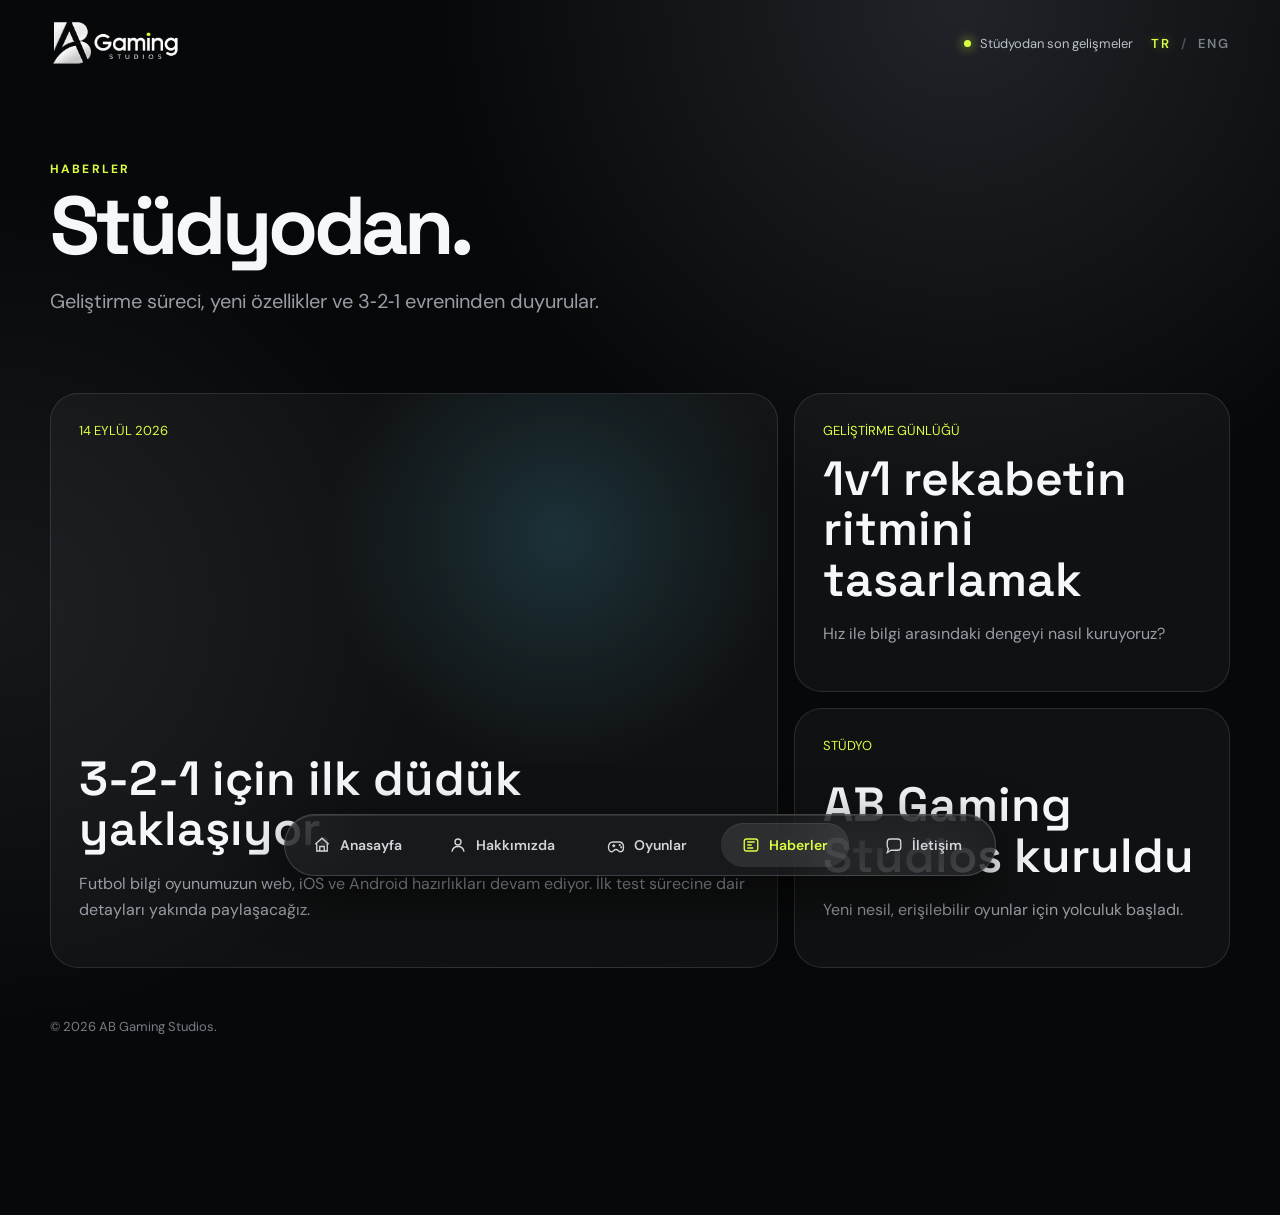
<file: haberler/index.html>
<!doctype html><html lang="tr"><head><meta charset="UTF-8"><meta name="viewport" content="width=device-width,initial-scale=1"><title>Haberler — AB Gaming Studios</title><meta name="description" content="AB Gaming Studios'tan son gelişmeler."><link rel="icon" href="../favicon.png?v=5"><link rel="stylesheet" href="../assets/styles.css?v=i18n1"></head><body data-page="news"><header class="top shell"><a class="brand" href="../"><img class="brand-logo" src="../assets/logo.png?v=6" alt="AB Gaming Studios"></a><div class="header-right"><span class="status" data-i18n="news_status">Stüdyodan son gelişmeler</span><div class="lang-switch" role="group" data-i18n-aria="lang_aria" aria-label="Dil seçimi"><button type="button" class="lang-btn is-active" data-lang="tr" aria-pressed="true">TR</button><span aria-hidden="true">/</span><button type="button" class="lang-btn" data-lang="en" aria-pressed="false">ENG</button></div></div></header><main class="shell"><section class="page-hero"><div class="eyebrow" data-i18n="news_eyebrow">Haberler</div><h1 class="page-title" data-i18n="news_h1">Stüdyodan.</h1><p data-i18n="news_p">Geliştirme süreci, yeni özellikler ve 3‑2‑1 evreninden duyurular.</p></section><section class="news-grid"><article class="news-card"><time data-i18n="news_t1">14 EYLÜL 2026</time><div><h2 data-i18n="news_h2_1">3‑2‑1 için ilk düdük yaklaşıyor.</h2><p class="muted" data-i18n="news_p1">Futbol bilgi oyunumuzun web, iOS ve Android hazırlıkları devam ediyor. İlk test sürecine dair detayları yakında paylaşacağız.</p></div></article><article class="news-card"><time data-i18n="news_t2">GELİŞTİRME GÜNLÜĞÜ</time><div><h2 data-i18n="news_h2_2">1v1 rekabetin ritmini tasarlamak</h2><p class="muted" data-i18n="news_p2">Hız ile bilgi arasındaki dengeyi nasıl kuruyoruz?</p></div></article><article class="news-card"><time data-i18n="news_t3">STÜDYO</time><div><h2 data-i18n="news_h2_3">AB Gaming Studios kuruldu</h2><p class="muted" data-i18n="news_p3">Yeni nesil, erişilebilir oyunlar için yolculuk başladı.</p></div></article></section></main><nav class="dock" id="dock" data-i18n-aria="dock_aria" aria-label="Ana menü"></nav><footer class="shell">© <span id="year"></span> <span data-i18n="footer_short">AB Gaming Studios.</span></footer><script src="../assets/site.js?v=i18n4"></script></body></html>
</file>
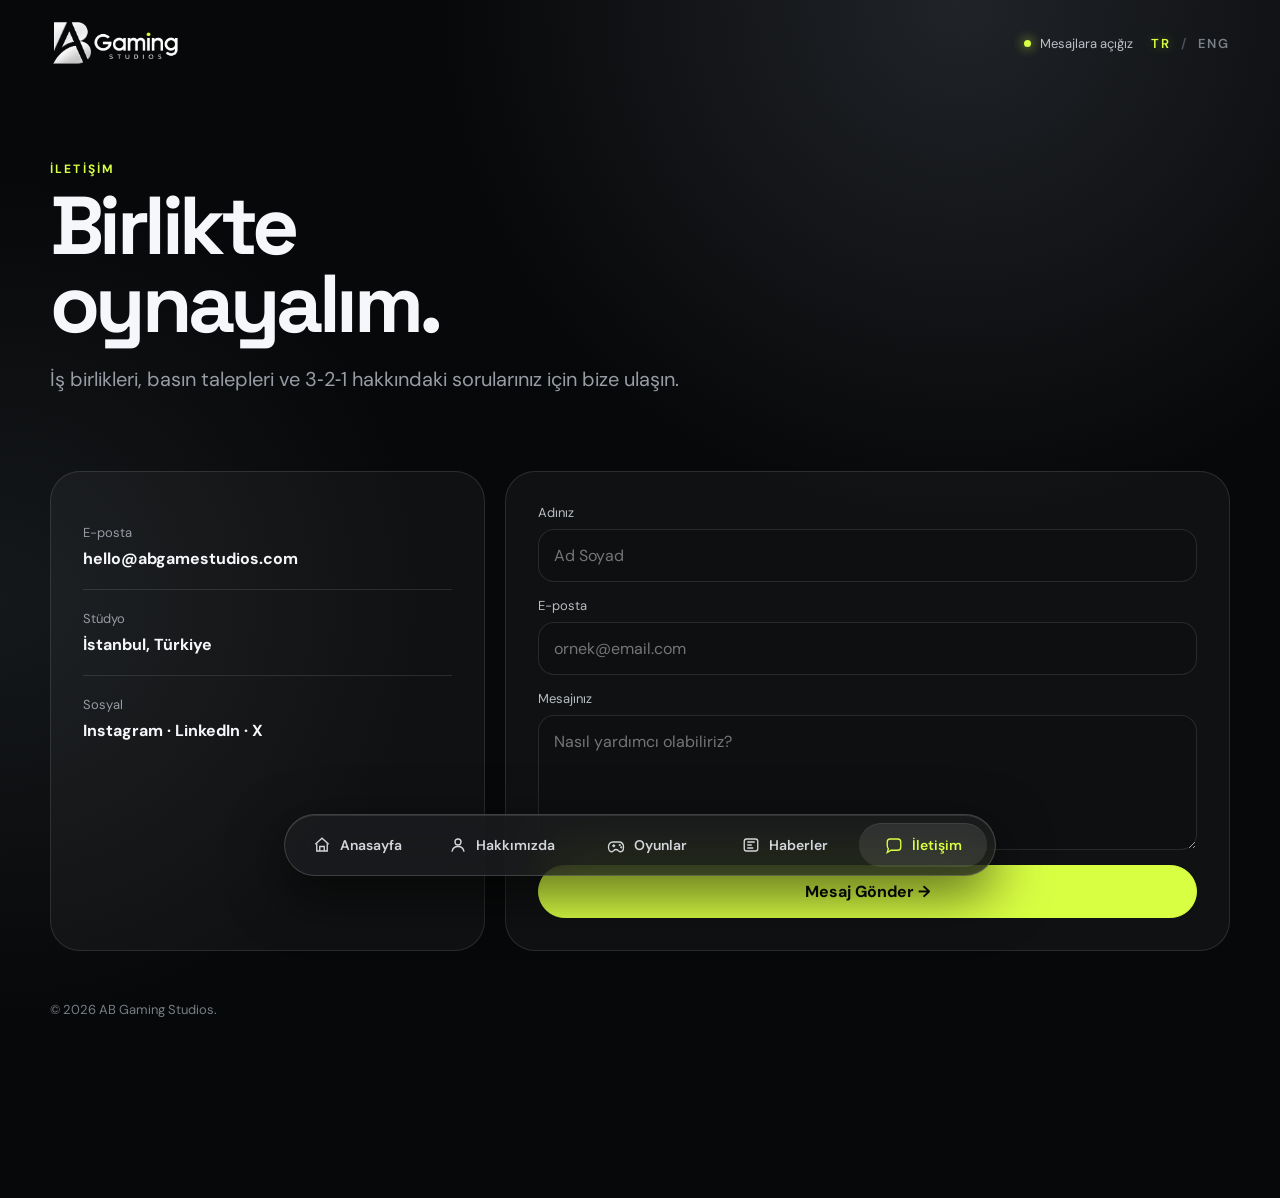
<file: iletisim/index.html>
<!doctype html><html lang="tr"><head><meta charset="UTF-8"><meta name="viewport" content="width=device-width,initial-scale=1"><title>İletişim — AB Gaming Studios</title><meta name="description" content="AB Gaming Studios ile iletişime geçin."><link rel="icon" href="../favicon.png?v=5"><link rel="stylesheet" href="../assets/styles.css?v=i18n1"></head><body data-page="contact"><header class="top shell"><a class="brand" href="../"><img class="brand-logo" src="../assets/logo.png?v=6" alt="AB Gaming Studios"></a><div class="header-right"><span class="status" data-i18n="contact_status">Mesajlara açığız</span><div class="lang-switch" role="group" data-i18n-aria="lang_aria" aria-label="Dil seçimi"><button type="button" class="lang-btn is-active" data-lang="tr" aria-pressed="true">TR</button><span aria-hidden="true">/</span><button type="button" class="lang-btn" data-lang="en" aria-pressed="false">ENG</button></div></div></header><main class="shell"><section class="page-hero"><div class="eyebrow" data-i18n="contact_eyebrow">İletişim</div><h1 class="page-title" data-i18n-html="contact_h1">Birlikte<br>oynayalım.</h1><p data-i18n="contact_p">İş birlikleri, basın talepleri ve 3‑2‑1 hakkındaki sorularınız için bize ulaşın.</p></section><section class="contact"><aside class="contact-box"><div class="contact-line"><span data-i18n="contact_email">E-posta</span><strong>hello@abgamestudios.com</strong></div><div class="contact-line"><span data-i18n="contact_studio">Stüdyo</span><strong data-i18n="contact_studio_v">İstanbul, Türkiye</strong></div><div class="contact-line"><span data-i18n="contact_social">Sosyal</span><strong>Instagram · LinkedIn · X</strong></div></aside><form class="form" id="contactForm"><div class="field"><label for="name" data-i18n="contact_name">Adınız</label><input id="name" required data-i18n-placeholder="contact_name_ph" placeholder="Ad Soyad"></div><div class="field"><label for="email" data-i18n="contact_email">E-posta</label><input id="email" type="email" required data-i18n-placeholder="contact_email_ph" placeholder="ornek@email.com"></div><div class="field"><label for="message" data-i18n="contact_message">Mesajınız</label><textarea id="message" required data-i18n-placeholder="contact_message_ph" placeholder="Nasıl yardımcı olabiliriz?"></textarea></div><button class="btn primary" type="submit" data-i18n="contact_send">Mesaj Gönder →</button></form></section></main><nav class="dock" id="dock" data-i18n-aria="dock_aria" aria-label="Ana menü"></nav><footer class="shell">© <span id="year"></span> <span data-i18n="footer_short">AB Gaming Studios.</span></footer><script src="../assets/site.js?v=i18n4"></script><script>document.getElementById('contactForm')?.addEventListener('submit',function(e){e.preventDefault();const lang=window.AB?.getLang?.()||'tr';const msg=window.AB?.I18N?.[lang]?.contact_sent||'Mesajınız hazır ✓';this.querySelector('button').textContent=msg;});</script></body></html>
</file>
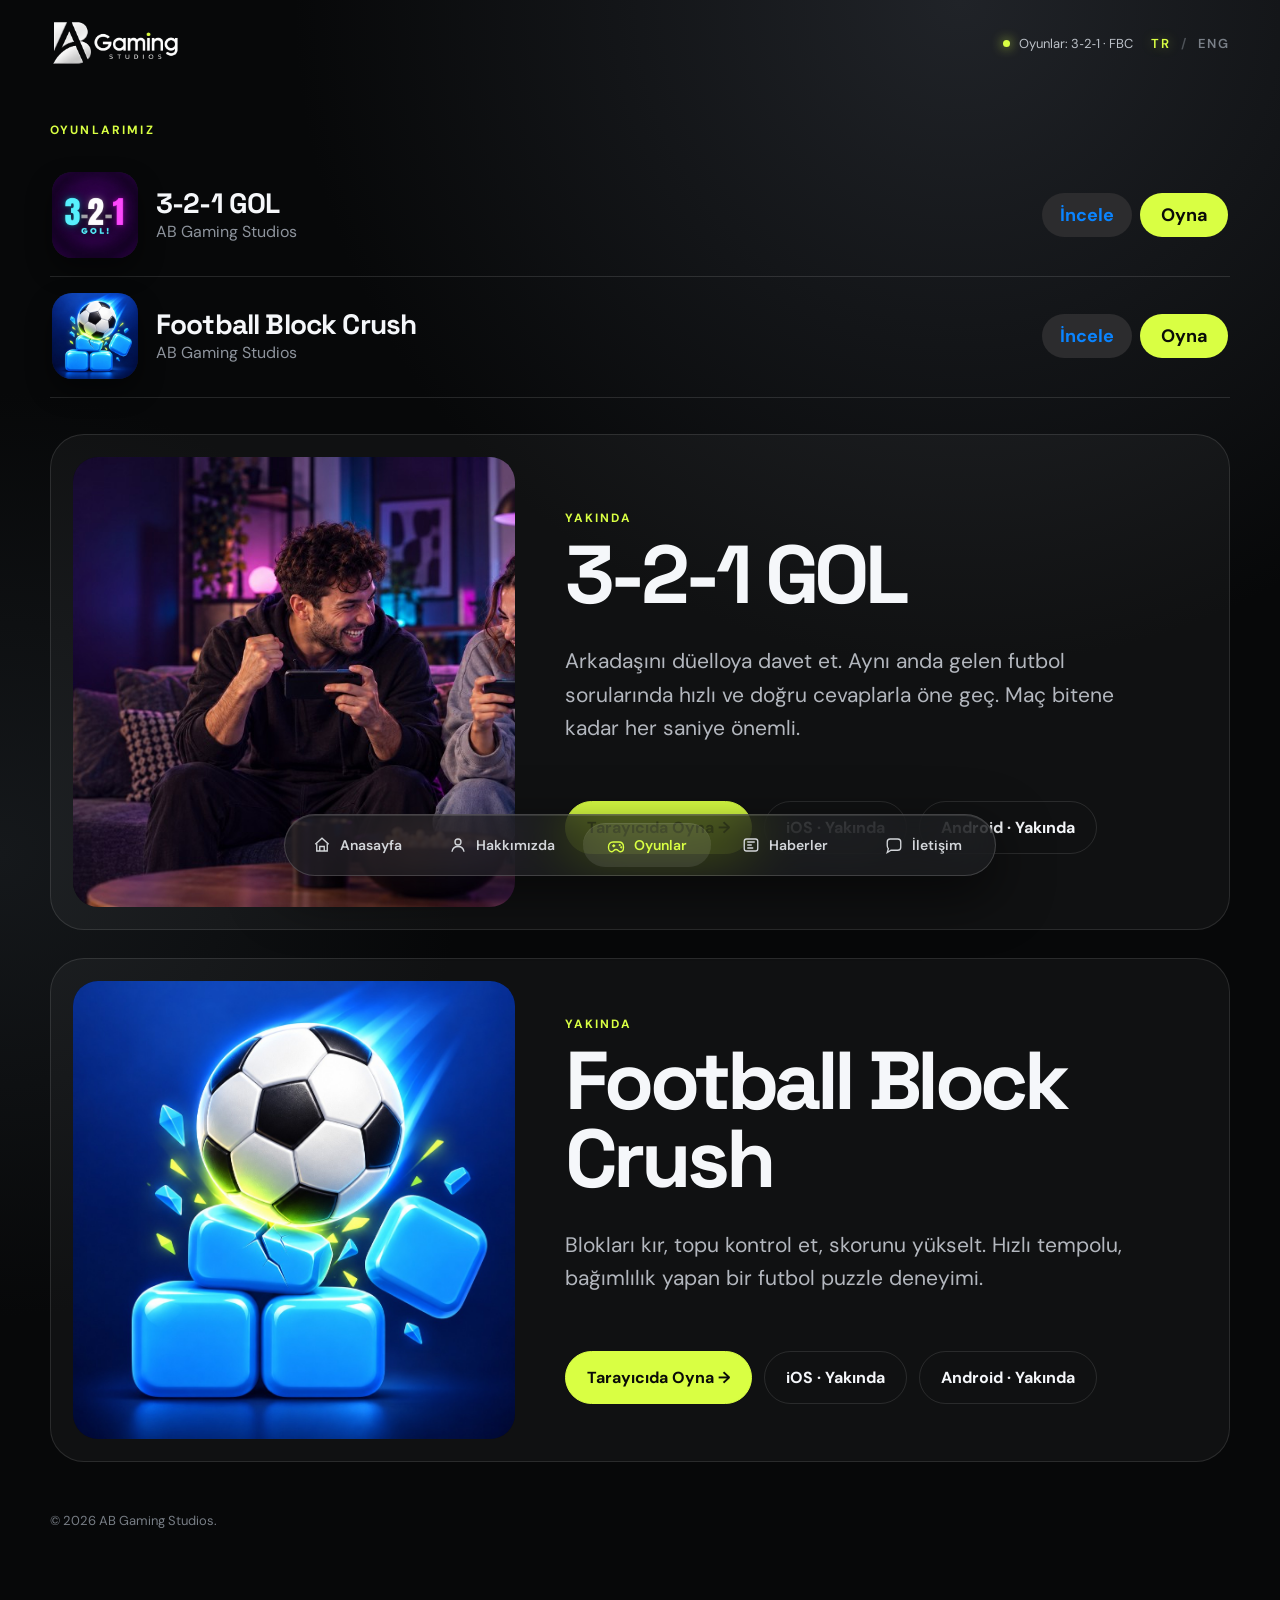
<file: oyunlar/index.html>
<!doctype html><html lang="tr"><head><meta charset="UTF-8"><meta name="viewport" content="width=device-width,initial-scale=1"><title>Oyunlar — AB Gaming Studios</title><meta name="description" content="AB Gaming Studios oyunları: 3-2-1 GOL ve Football Block Crush."><link rel="icon" href="../favicon.png?v=5"><link rel="stylesheet" href="../assets/styles.css?v=play1"></head><body data-page="games"><header class="top shell"><a class="brand" href="../"><img class="brand-logo" src="../assets/logo.png?v=6" alt="AB Gaming Studios"></a><div class="header-right"><span class="status" data-i18n="games_status">Oyunlar: 3‑2‑1 · FBC</span><div class="lang-switch" role="group" data-i18n-aria="lang_aria" aria-label="Dil seçimi"><button type="button" class="lang-btn is-active" data-lang="tr" aria-pressed="true">TR</button><span aria-hidden="true">/</span><button type="button" class="lang-btn" data-lang="en" aria-pressed="false">ENG</button></div></div></header><main class="shell"><section class="page-hero page-kicker"><div class="eyebrow" data-i18n="games_eyebrow">Oyunlarımız</div></section><section class="store-list" data-i18n-aria="games_list_aria" aria-label="Oyun listesi"><div class="store-row"><a class="store-main" href="#oyun-321"><span class="store-icon" aria-hidden="true"><img src="../assets/321-icon.jpg?v=2" alt="3-2-1 GOL!"></span><span class="store-meta"><strong>3-2-1 GOL</strong><span>AB Gaming Studios</span></span></a><div class="store-actions"><a class="store-cta" href="#oyun-321" data-i18n="games_cta">İncele</a><a class="store-cta store-cta-play" href="#" data-i18n="games_play_short">Oyna</a></div></div><div class="store-row"><a class="store-main" href="#oyun-fbc"><span class="store-icon" aria-hidden="true"><img src="../assets/fbc-icon.jpg?v=3" alt="Football Block Crush"></span><span class="store-meta"><strong>Football Block Crush</strong><span>AB Gaming Studios</span></span></a><div class="store-actions"><a class="store-cta" href="#oyun-fbc" data-i18n="games_cta">İncele</a><a class="store-cta store-cta-play" href="#" data-i18n="games_play_short">Oyna</a></div></div></section><section class="game-list-card" id="oyun-321"><div class="game-art"><img src="../assets/321-duel.jpg" alt="Telefonda düello yapan iki kişi"></div><div class="game-info"><div class="eyebrow" data-i18n="games_soon">Yakında</div><h2 class="page-title">3‑2‑1 GOL</h2><p class="lead" data-i18n="games_lead">Arkadaşını düelloya davet et. Aynı anda gelen futbol sorularında hızlı ve doğru cevaplarla öne geç. Maç bitene kadar her saniye önemli.</p><div class="actions"><a class="btn primary" href="#" data-i18n="games_play">Tarayıcıda Oyna →</a><span class="btn" data-i18n="games_ios">iOS · Yakında</span><span class="btn" data-i18n="games_android">Android · Yakında</span></div></div></section><section class="game-list-card" id="oyun-fbc"><div class="game-art"><img src="../assets/fbc-cover.jpg?v=4" alt="Football Block Crush"></div><div class="game-info"><div class="eyebrow" data-i18n="games_soon">Yakında</div><h2 class="page-title">Football Block Crush</h2><p class="lead" data-i18n="games_fbc_lead">Blokları kır, topu kontrol et, skorunu yükselt. Hızlı tempolu, bağımlılık yapan bir futbol puzzle deneyimi.</p><div class="actions"><a class="btn primary" href="#" data-i18n="games_play">Tarayıcıda Oyna →</a><span class="btn" data-i18n="games_ios">iOS · Yakında</span><span class="btn" data-i18n="games_android">Android · Yakında</span></div></div></section></main><nav class="dock" id="dock" data-i18n-aria="dock_aria" aria-label="Ana menü"></nav><footer class="shell">© <span id="year"></span> <span data-i18n="footer_short">AB Gaming Studios.</span></footer><script src="../assets/site.js?v=i18n4"></script></body></html>
</file>
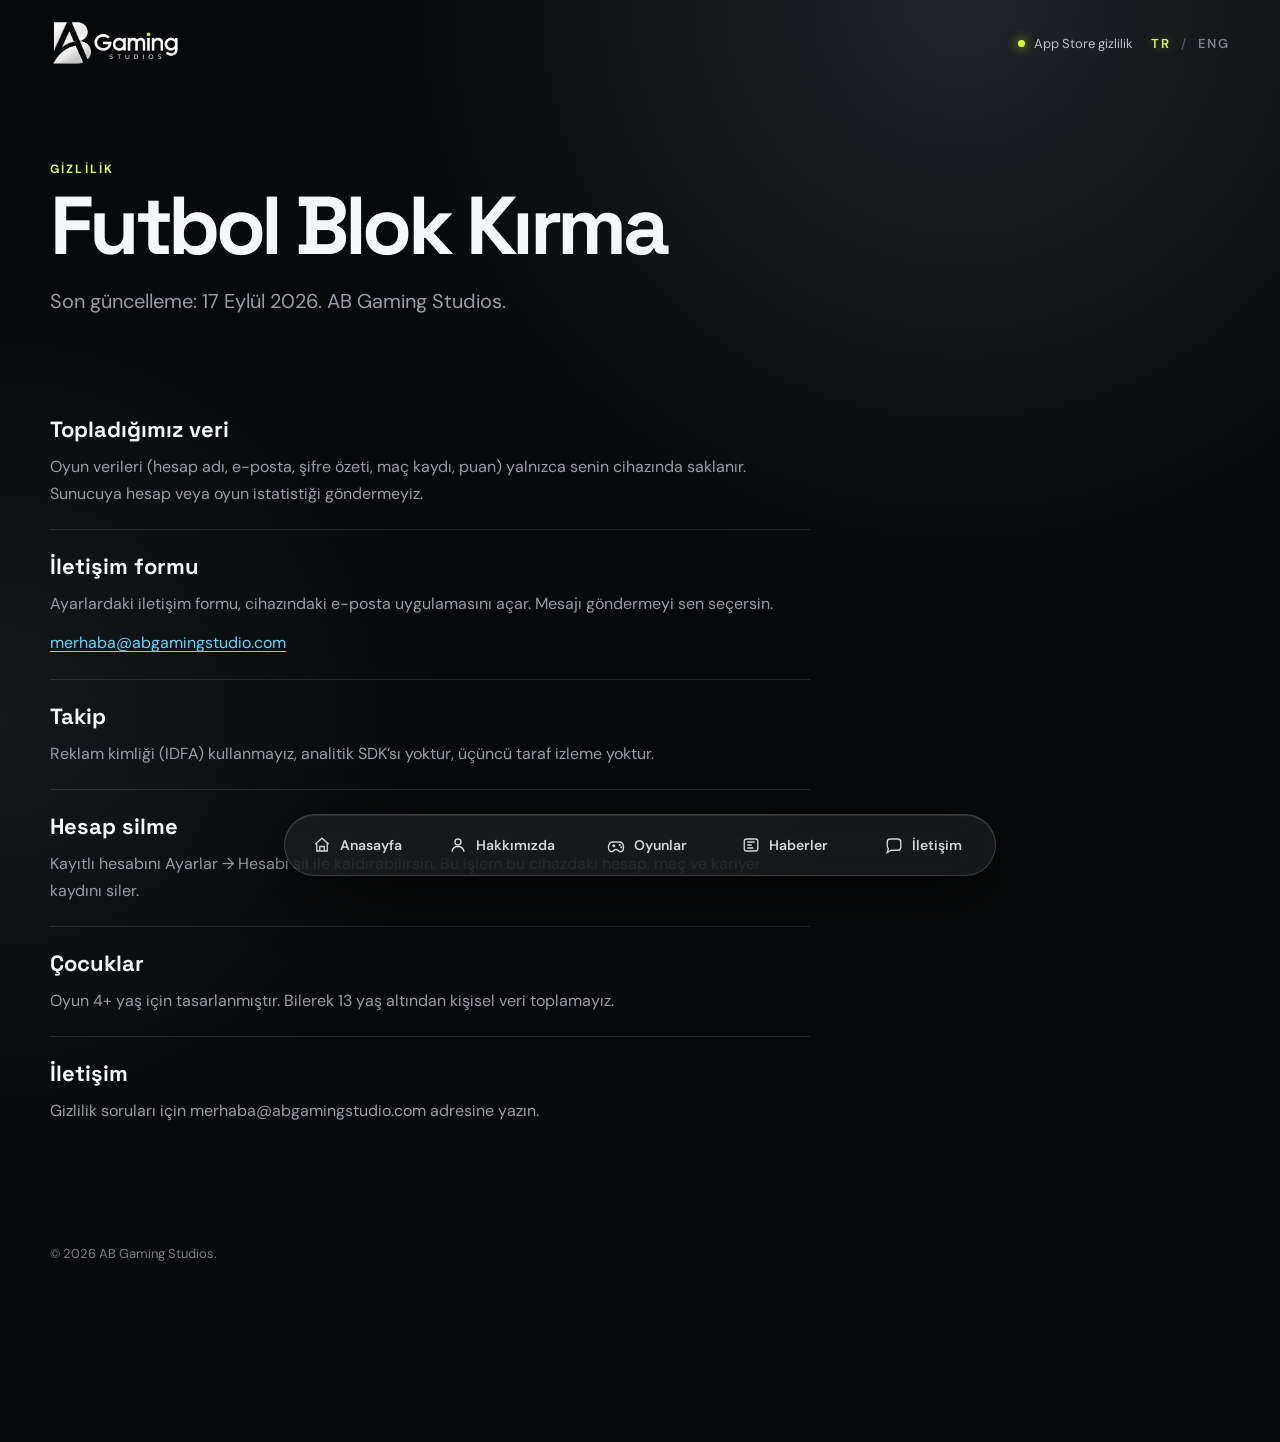
<file: privacy/index.html>
<!doctype html>
<html lang="tr">
<head>
  <meta charset="UTF-8">
  <meta name="viewport" content="width=device-width,initial-scale=1">
  <title>Gizlilik — AB Gaming Studios</title>
  <meta http-equiv="refresh" content="0;url=/privacy/futbol-blok-kirma/">
  <link rel="canonical" href="https://abgamingstudios.com/privacy/futbol-blok-kirma/">
  <script>location.replace("/privacy/futbol-blok-kirma/" + location.search + location.hash);</script>
</head>
<body>
  <p><a href="/privacy/futbol-blok-kirma/">Futbol Blok Kırma gizlilik politikası</a></p>
</body>
</html>
</file>
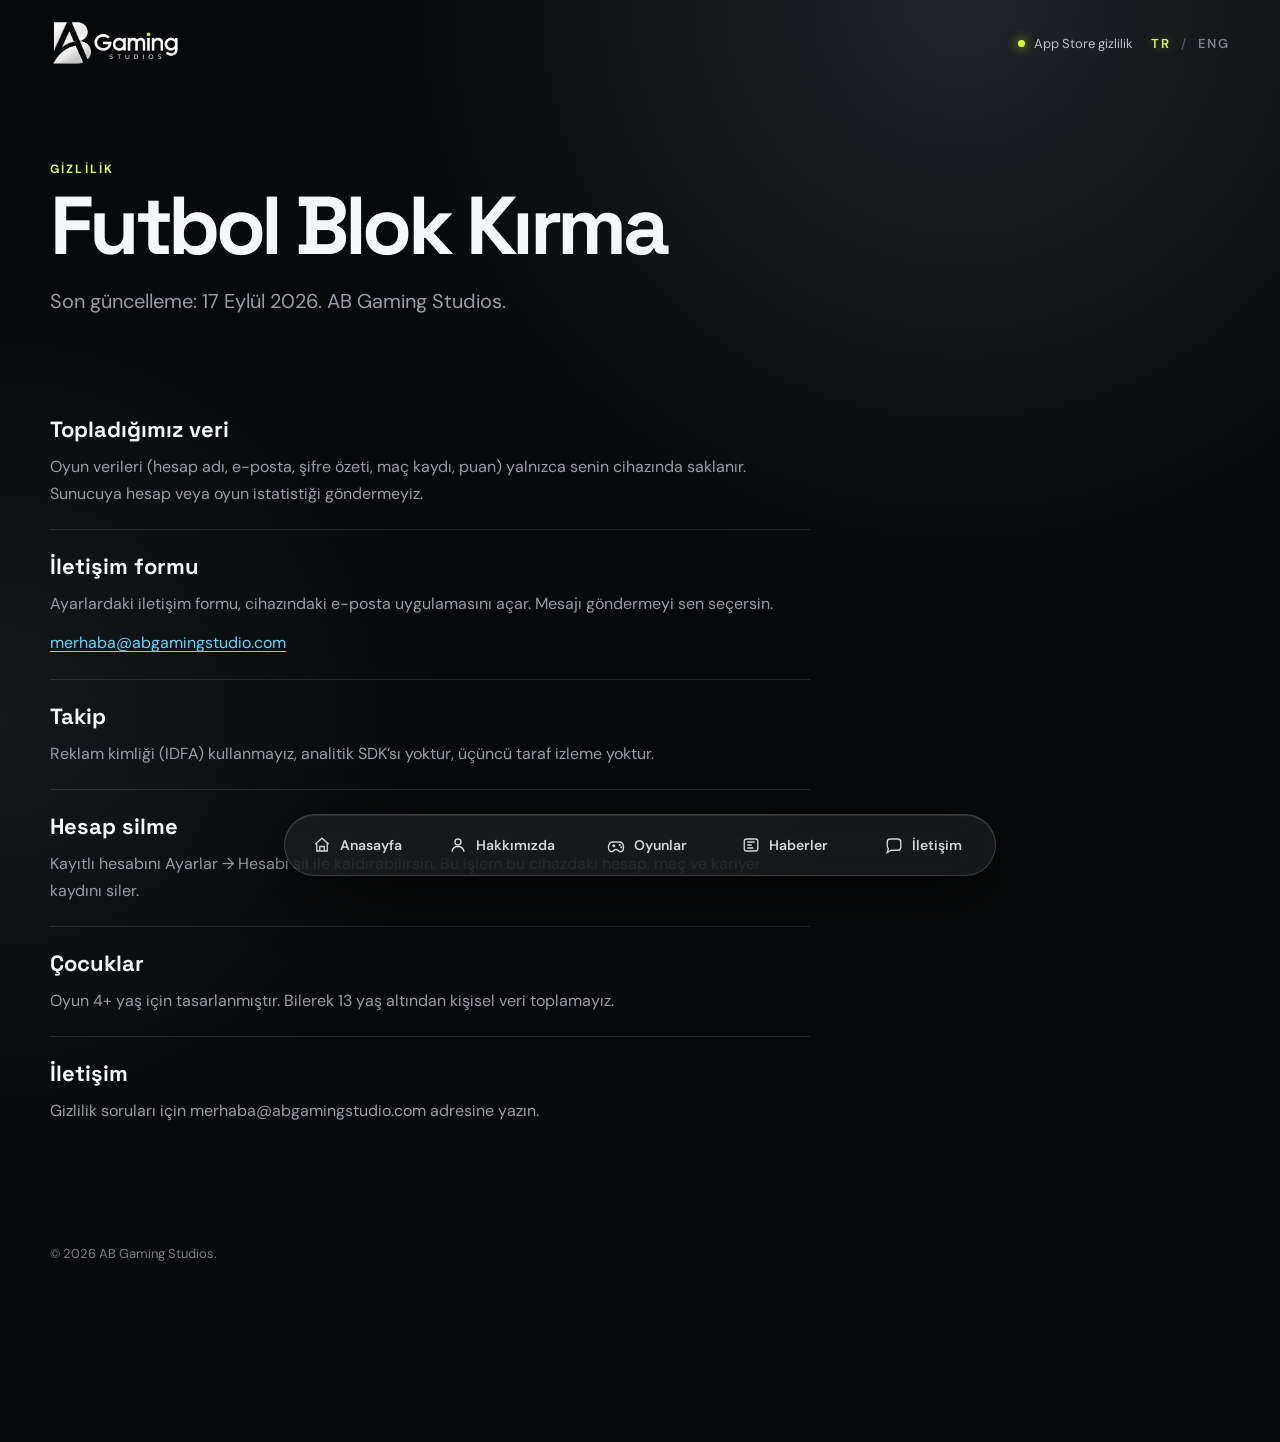
<file: privacy/futbol-blok-kirma/index.html>
<!doctype html>
<html lang="tr">
<head>
  <meta charset="UTF-8">
  <meta name="viewport" content="width=device-width,initial-scale=1">
  <title>Gizlilik Politikası — Futbol Blok Kırma</title>
  <meta name="description" content="Futbol Blok Kırma gizlilik politikası. Oyun verisi cihazında kalır; takip ve reklam kimliği yoktur.">
  <link rel="canonical" href="https://abgamingstudios.com/privacy/futbol-blok-kirma/">
  <link rel="icon" href="../../favicon.png?v=5">
  <link rel="stylesheet" href="../../assets/styles.css?v=privacy1">
</head>
<body data-page="privacy_fbc">
  <header class="top shell">
    <a class="brand" href="../../"><img class="brand-logo" src="../../assets/logo.png?v=6" alt="AB Gaming Studios"></a>
    <div class="header-right">
      <span class="status" data-i18n="privacy_fbc_status">App Store gizlilik</span>
      <div class="lang-switch" role="group" data-i18n-aria="lang_aria" aria-label="Dil seçimi">
        <button type="button" class="lang-btn is-active" data-lang="tr" aria-pressed="true">TR</button>
        <span aria-hidden="true">/</span>
        <button type="button" class="lang-btn" data-lang="en" aria-pressed="false">ENG</button>
      </div>
    </div>
  </header>
  <main class="shell">
    <section class="page-hero">
      <div class="eyebrow" data-i18n="privacy_fbc_eyebrow">Gizlilik</div>
      <h1 class="page-title" data-i18n="privacy_fbc_h1">Futbol Blok Kırma</h1>
      <p data-i18n="privacy_fbc_updated">Son güncelleme: 17 Eylül 2026. AB Gaming Studios.</p>
    </section>
    <section class="policy">
      <article>
        <h2 data-i18n="privacy_fbc_h_data">Topladığımız veri</h2>
        <p data-i18n="privacy_fbc_p_data">Oyun verileri (hesap adı, e-posta, şifre özeti, maç kaydı, puan) yalnızca senin cihazında saklanır. Sunucuya hesap veya oyun istatistiği göndermeyiz.</p>
      </article>
      <article>
        <h2 data-i18n="privacy_fbc_h_contact">İletişim formu</h2>
        <p data-i18n="privacy_fbc_p_contact">Ayarlardaki iletişim formu, cihazındaki e-posta uygulamasını açar. Mesajı göndermeyi sen seçersin.</p>
        <p style="margin-top:12px"><a href="mailto:merhaba@abgamingstudio.com">merhaba@abgamingstudio.com</a></p>
      </article>
      <article>
        <h2 data-i18n="privacy_fbc_h_track">Takip</h2>
        <p data-i18n="privacy_fbc_p_track">Reklam kimliği (IDFA) kullanmayız, analitik SDK’sı yoktur, üçüncü taraf izleme yoktur.</p>
      </article>
      <article>
        <h2 data-i18n="privacy_fbc_h_delete">Hesap silme</h2>
        <p data-i18n="privacy_fbc_p_delete">Kayıtlı hesabını Ayarlar → Hesabı sil ile kaldırabilirsin. Bu işlem bu cihazdaki hesap, maç ve kariyer kaydını siler.</p>
      </article>
      <article>
        <h2 data-i18n="privacy_fbc_h_kids">Çocuklar</h2>
        <p data-i18n="privacy_fbc_p_kids">Oyun 4+ yaş için tasarlanmıştır. Bilerek 13 yaş altından kişisel veri toplamayız.</p>
      </article>
      <article>
        <h2 data-i18n="privacy_fbc_h_reach">İletişim</h2>
        <p data-i18n="privacy_fbc_p_reach">Gizlilik soruları için merhaba@abgamingstudio.com adresine yazın.</p>
      </article>
    </section>
  </main>
  <nav class="dock" id="dock" data-i18n-aria="dock_aria" aria-label="Ana menü"></nav>
  <footer class="shell">© <span id="year"></span> <span data-i18n="footer_short">AB Gaming Studios.</span></footer>
  <script src="../../assets/site.js?v=i18n5"></script>
</body>
</html>
</file>
<file: assets/styles.css>
@import url('https://fonts.googleapis.com/css2?family=DM+Sans:wght@400;500;600;700&family=Space+Grotesk:wght@500;600;700&display=swap');
:root{--bg:#070809;--panel:#111316;--soft:#171a1f;--line:rgba(255,255,255,.11);--text:#f5f7fa;--muted:#979ca5;--lime:#d9ff43;--cyan:#59d9ff;--r:28px}
*{box-sizing:border-box}html{scroll-behavior:smooth}body{margin:0;background:radial-gradient(circle at 75% 0,#202328 0,transparent 34%),radial-gradient(circle at 0 50%,#15181b 0,transparent 30%),var(--bg);color:var(--text);font-family:'DM Sans',sans-serif;min-height:100vh;padding-bottom:130px}a{color:inherit;text-decoration:none}button,input,textarea{font:inherit}.shell{width:min(1180px,calc(100% - 40px));margin:auto}.top{height:86px;display:flex;align-items:center;justify-content:space-between}.brand{display:flex;align-items:center;gap:13px;font:700 18px 'Space Grotesk'}.brand-mark{width:42px;height:42px;border:1px solid var(--line);border-radius:14px;background:linear-gradient(145deg,#292d31,#0d0f10);display:grid;place-items:center;box-shadow:inset 0 1px rgba(255,255,255,.12)}.brand-mark b{font-size:14px;letter-spacing:-1px}.eyebrow{font-size:12px;text-transform:uppercase;letter-spacing:.18em;color:var(--lime);font-weight:700}.status{display:flex;align-items:center;gap:9px;color:#bbc0c7;font-size:13px}.status:before{content:'';width:7px;height:7px;background:var(--lime);border-radius:50%;box-shadow:0 0 12px var(--lime)}
.hero{min-height:calc(100vh - 120px);display:grid;grid-template-columns:1.12fr .88fr;gap:40px;align-items:center;padding:30px 0 70px}.hero-copy{position:relative;z-index:2}.hero h1{font:700 clamp(58px,9vw,126px)/.82 'Space Grotesk';letter-spacing:-.08em;margin:18px 0 30px;max-width:740px}.hero h1 span{display:block;color:transparent;-webkit-text-stroke:1px rgba(255,255,255,.32)}.lead{font-size:clamp(17px,2vw,21px);line-height:1.6;color:#b3b7be;max-width:600px}.actions{display:flex;gap:12px;flex-wrap:wrap;margin-top:34px}.btn{display:inline-flex;align-items:center;justify-content:center;gap:10px;border-radius:999px;padding:15px 21px;font-weight:700;border:1px solid var(--line);transition:.25s}.btn:hover{transform:translateY(-3px);border-color:rgba(255,255,255,.3)}.btn.primary{background:var(--lime);color:#0a0b08;border-color:var(--lime)}.btn svg{width:18px;height:18px}
.game-stage{position:relative;min-height:600px;display:grid;place-items:center}.orb{position:absolute;width:430px;height:430px;border-radius:50%;background:radial-gradient(circle at 35% 30%,#40464d,#17191d 50%,#070809 72%);box-shadow:0 0 0 1px rgba(255,255,255,.08),0 50px 100px #000}.pitch{position:absolute;width:68%;height:68%;border:1px solid rgba(217,255,67,.2);border-radius:50%;transform:rotate(-22deg);box-shadow:0 0 45px rgba(217,255,67,.05)}.game-card{position:relative;width:min(390px,90%);aspect-ratio:.72;border:1px solid rgba(255,255,255,.16);border-radius:40px;background:linear-gradient(155deg,rgba(45,49,54,.82),rgba(10,11,13,.92));backdrop-filter:blur(16px);box-shadow:0 40px 90px rgba(0,0,0,.65);padding:28px;overflow:hidden;transform:rotate(3deg)}.game-card:before{content:'';position:absolute;inset:0;background:linear-gradient(120deg,transparent 35%,rgba(255,255,255,.07),transparent 65%);pointer-events:none}.score{display:flex;justify-content:space-between;font:700 13px 'Space Grotesk';color:#aab0b8}.timer{display:grid;place-items:center;width:120px;height:120px;border-radius:50%;border:2px solid var(--lime);margin:70px auto 38px;font:700 48px 'Space Grotesk';box-shadow:0 0 35px rgba(217,255,67,.16)}.question{text-align:center;font:600 21px/1.35 'Space Grotesk'}.answers{display:grid;grid-template-columns:1fr 1fr;gap:10px;margin-top:35px}.answer{background:rgba(255,255,255,.06);border:1px solid var(--line);border-radius:14px;padding:13px;text-align:center;font-size:13px;color:#c8ccd1}.answer.hot{background:var(--lime);color:#111;font-weight:700}.platform-row{position:absolute;bottom:18px;left:-6px;z-index:2;display:flex;gap:10px}.platform-tag svg{width:20px;height:20px;display:block}.platform-tag.apple svg{width:22px;height:22px}.platform-tag.play svg{width:18px;height:18px}.platform-tag{width:42px;height:42px;display:grid;place-items:center;background:#eef1f4;color:#111;border-radius:50%;box-shadow:0 10px 22px rgba(0,0,0,.55),inset 0 0 0 1px rgba(255,255,255,.45)}
.section{padding:70px 0}.section-head{display:flex;justify-content:space-between;align-items:end;gap:30px;margin-bottom:34px}.section h2,.page-title{font:700 clamp(42px,7vw,82px)/.95 'Space Grotesk';letter-spacing:-.055em;margin:10px 0}.section-head p{max-width:450px;color:var(--muted);line-height:1.7}.grid{display:grid;grid-template-columns:repeat(3,1fr);gap:16px}.tile{background:linear-gradient(145deg,rgba(255,255,255,.07),rgba(255,255,255,.025));border:1px solid var(--line);border-radius:var(--r);padding:30px;min-height:220px;transition:.3s}.tile:hover{transform:translateY(-5px);border-color:rgba(217,255,67,.35)}.tile-num{font:700 52px 'Space Grotesk';color:var(--lime)}.tile h3{font:600 22px 'Space Grotesk';margin:45px 0 10px}.tile p,.muted{color:var(--muted);line-height:1.65}.founders{display:grid;grid-template-columns:.86fr 1.14fr;gap:28px;align-items:center;margin:8px 0 28px}.founders-photo{margin:0;position:relative;min-height:520px;border-radius:28px;overflow:hidden;background:#121416;border:1px solid var(--line);display:grid}.founders-photo figcaption{margin:auto;color:#8d939c;font-size:13px;letter-spacing:.12em;text-transform:uppercase}.founders-photo:has(img) figcaption{display:none}.founders-photo img{width:100%;height:100%;min-height:520px;object-fit:cover;object-position:center 20%;display:block;filter:grayscale(1) contrast(1.08)}.founders h2{font:700 clamp(40px,5vw,64px)/.95 'Space Grotesk';letter-spacing:-.05em;margin:8px 0 14px}.founders .lead{max-width:none}.founder-pair{display:grid;grid-template-columns:1fr 1fr;gap:14px;margin-top:26px}.founder-card h3{font:600 22px 'Space Grotesk';margin:0 0 6px}.founder-card span{color:var(--lime);font-size:11px;letter-spacing:.16em;text-transform:uppercase;font-weight:700}.founder-card p{color:var(--muted);line-height:1.6;margin:12px 0 0}.feature{display:grid;grid-template-columns:1fr 1fr;gap:16px}.feature .tile{min-height:360px;display:flex;flex-direction:column;justify-content:flex-end}.feature .big{background:radial-gradient(circle at 85% 15%,rgba(217,255,67,.22),transparent 30%),linear-gradient(145deg,#181b1f,#0d0e10)}
.dock{position:fixed;z-index:20;bottom:24px;left:50%;transform:translateX(-50%);display:flex;gap:10px;padding:8px;border:1px solid rgba(255,255,255,.17);border-radius:31px;background:rgba(28,30,33,.72);backdrop-filter:blur(28px) saturate(150%);box-shadow:0 18px 55px rgba(0,0,0,.6),inset 0 1px rgba(255,255,255,.11)}.dock a{min-width:128px;padding:13px 18px;border-radius:23px;display:flex;align-items:center;justify-content:center;gap:9px;color:#d2d5d9;font-size:14px;font-weight:600;transition:.2s}.dock a svg{width:18px}.dock a:hover,.dock a.active{background:rgba(255,255,255,.09);color:#fff;box-shadow:inset 0 1px rgba(255,255,255,.08)}.dock a.active{color:var(--lime)}
.page-hero{padding:75px 0 55px;max-width:850px}.page-kicker{padding:36px 0 8px}.page-hero p{font-size:20px;color:var(--muted);line-height:1.65;max-width:680px}.stats{display:grid;grid-template-columns:repeat(3,1fr);gap:14px}.stat{padding:28px;border:1px solid var(--line);border-radius:24px;background:rgba(255,255,255,.035)}.stat b{font:700 42px 'Space Grotesk';display:block;margin-bottom:7px}.game-list-card{display:grid;grid-template-columns:.8fr 1.2fr;gap:30px;padding:22px;border:1px solid var(--line);border-radius:34px;background:rgba(255,255,255,.04)}.game-art{min-height:450px;border-radius:25px;overflow:hidden;background:#0d0e10}.game-art img{width:100%;height:100%;min-height:inherit;object-fit:cover;object-position:68% center;display:block}.game-info{padding:35px 20px;display:flex;flex-direction:column;justify-content:center}.news-grid{display:grid;grid-template-columns:1.25fr .75fr;gap:16px}.news-card{padding:28px;border:1px solid var(--line);border-radius:28px;background:rgba(255,255,255,.04);min-height:260px;display:flex;flex-direction:column;justify-content:space-between}.news-card:first-child{grid-row:span 2;min-height:536px;background:radial-gradient(circle at 70% 25%,rgba(89,217,255,.16),transparent 35%),rgba(255,255,255,.04)}.news-card time{color:var(--lime);font-size:13px}.news-card h2{font:600 clamp(25px,4vw,48px)/1.05 'Space Grotesk';margin:15px 0}.contact{display:grid;grid-template-columns:.75fr 1.25fr;gap:20px}.contact-box,.form{border:1px solid var(--line);border-radius:30px;background:rgba(255,255,255,.04);padding:32px}.contact-line{padding:20px 0;border-bottom:1px solid var(--line)}.contact-line:last-child{border:0}.contact-line span{display:block;color:var(--muted);font-size:13px;margin-bottom:7px}.form{display:grid;gap:15px}.field{display:grid;gap:8px}.field label{font-size:13px;color:#b8bdc3}.field input,.field textarea{width:100%;border:1px solid var(--line);border-radius:16px;background:#0d0f11;color:#fff;padding:15px;outline:none}.field textarea{min-height:135px;resize:vertical}.field input:focus,.field textarea:focus{border-color:var(--lime)}footer{padding:50px 0;color:#777d85;font-size:13px}
.store-list{margin:10px 0 36px}.store-row{display:grid;grid-template-columns:minmax(0,1fr) auto;align-items:center;gap:14px;padding:16px 2px 18px;border-bottom:1px solid rgba(255,255,255,.12)}.store-main{display:grid;grid-template-columns:86px minmax(0,1fr);align-items:center;gap:18px;min-width:0;color:inherit}.store-icon{width:86px;height:86px;border-radius:20px;overflow:hidden;background:#1b1e22;box-shadow:0 12px 26px rgba(0,0,0,.45)}.store-icon img{width:100%;height:100%;display:block;object-fit:cover}.store-meta{display:flex;flex-direction:column;gap:3px;min-width:0}.store-meta strong{font:700 28px/1.1 'Space Grotesk';letter-spacing:-.03em}.store-meta span{color:#8d939c;font-size:16px}.store-actions{display:flex;align-items:center;gap:8px;flex-shrink:0}.store-cta{min-width:88px;padding:10px 18px;border-radius:999px;background:#2c2c2e;color:#0a84ff;font-weight:700;font-size:18px;text-align:center;display:inline-flex;align-items:center;justify-content:center}.store-cta-play{background:var(--lime);color:#0a0b08}.store-row:hover .store-cta:not(.store-cta-play){background:#3a3a3c}.store-row:hover .store-cta-play{filter:brightness(1.05)}
@media(max-width:520px){.store-main{grid-template-columns:64px minmax(0,1fr);gap:12px}.store-icon{width:64px;height:64px;border-radius:15px}.store-meta strong{font-size:18px}.store-meta span{font-size:12px}.store-actions{gap:6px}.store-cta{min-width:68px;padding:8px 12px;font-size:14px}}
@media(max-width:900px){body{padding-bottom:105px}.status{display:none}.hero{grid-template-columns:1fr;min-height:auto;padding-top:50px}.hero h1{font-size:clamp(66px,18vw,110px)}.game-stage{min-height:540px}.grid{grid-template-columns:1fr}.feature,.founders,.game-list-card,.contact,.news-grid{grid-template-columns:1fr}.founders-photo,.founders-photo img{min-height:380px}.founder-pair{grid-template-columns:1fr}.news-card:first-child{grid-row:auto;min-height:360px}.stats{grid-template-columns:1fr}.dock{bottom:12px;width:calc(100% - 20px);justify-content:space-around;border-radius:25px}.dock a{min-width:0;flex:1;padding:12px 5px;flex-direction:column;gap:4px;font-size:10px;border-radius:18px}.dock a svg{width:19px}.platform-row{left:5px}.section-head{display:block}.top{height:72px}}@media(max-width:520px){.shell{width:min(100% - 28px,1180px)}.hero h1{font-size:62px}.game-stage{min-height:470px}.orb{width:320px;height:320px}.game-card{width:280px;border-radius:30px;padding:20px}.timer{margin:48px auto 28px;width:100px;height:100px}.answers{margin-top:25px}.top .brand span{font-size:15px}.page-hero{padding-top:45px}.game-art{min-height:330px}}
.studio-hero{grid-template-columns:1fr;align-items:center}.studio-hero .studio-stage{min-height:min(640px,72vh);width:100%}.studio-hero h1{font-size:clamp(56px,8.2vw,116px)}.studio-stage{position:relative;min-height:560px;overflow:hidden;isolation:isolate}.glass-type{position:absolute;inset:6% 2%;display:flex;flex-direction:column;justify-content:center;align-items:center;text-align:center}.glass-type span{display:block;font:700 clamp(96px,13vw,168px)/.78 'Space Grotesk';letter-spacing:-.07em;color:#e4e6ea}.glass-orb{position:absolute;border-radius:50%;overflow:hidden;border:1px solid rgba(255,255,255,.34);background:radial-gradient(circle at 32% 26%,rgba(255,255,255,.92) 0 5%,rgba(255,255,255,.12) 6%,transparent 18%),radial-gradient(circle at 70% 76%,rgba(217,255,67,.28),transparent 24%),radial-gradient(circle at 50% 50%,rgba(255,255,255,.05),rgba(0,0,0,.18) 62%,rgba(0,0,0,.55));box-shadow:inset -16px -18px 28px rgba(0,0,0,.45),inset 6px 8px 14px rgba(255,255,255,.22),0 22px 40px rgba(0,0,0,.4);backdrop-filter:blur(.6px) contrast(1.35) saturate(1.25);will-change:transform}.glass-orb i{position:absolute;inset:0;border-radius:inherit;background:linear-gradient(155deg,rgba(255,255,255,.28),transparent 32%,transparent 68%,rgba(0,0,0,.22));pointer-events:none}.glass-orb i:after{content:'';position:absolute;width:26%;height:14%;left:22%;top:16%;border-radius:50%;background:rgba(255,255,255,.9);filter:blur(.6px);transform:rotate(-24deg)}.orb-lg{width:min(230px,42%);aspect-ratio:1;left:38%;top:28%;z-index:3}.orb-md{width:min(132px,26%);aspect-ratio:1;left:24%;top:12%;z-index:2;animation-delay:-2.4s}.orb-sm{width:min(84px,16%);aspect-ratio:1;right:22%;bottom:14%;z-index:2;animation-delay:-4.2s}.home-game{padding-top:110px}.game-showcase{display:grid;grid-template-columns:.75fr 1.25fr;gap:18px;padding:22px;border:1px solid var(--line);border-radius:34px;background:radial-gradient(circle at 15% 20%,rgba(217,255,67,.12),transparent 32%),rgba(255,255,255,.035)}.game-mini{min-height:430px;border-radius:26px;padding:26px;background:linear-gradient(155deg,#30353a,#0a0b0d 78%);box-shadow:inset 0 1px rgba(255,255,255,.12);transform:rotate(-2deg)}.game-mini .timer{margin:80px auto 48px}.game-showcase-copy{padding:45px;display:flex;flex-direction:column;justify-content:center}.game-showcase-copy h3{font:600 clamp(32px,5vw,62px)/1.02 'Space Grotesk';letter-spacing:-.045em;margin:18px 0}.platform-inline{align-self:center;color:#9298a0;font-size:12px;font-weight:700;letter-spacing:.09em}
@media(max-width:900px){.studio-hero{grid-template-columns:1fr;padding-bottom:28px}.hero.studio-hero{min-height:auto;padding-top:12px}.studio-stage{min-height:460px;margin:0 0 8px}.glass-type{inset:10% 0}.glass-type span{font-size:clamp(84px,18vw,118px)}.orb-lg{width:156px;top:30%}.orb-md{width:96px;top:6%}.orb-sm{width:64px;bottom:10%}.game-showcase{grid-template-columns:1fr}.game-showcase-copy{padding:32px 14px}.home-game{padding-top:70px}}.liquid-defs{position:absolute;width:0;height:0;overflow:hidden}.liquid-field{position:absolute;inset:-12%;filter:url(#liquid);pointer-events:none}.glass-orb{border:0;backdrop-filter:none;background:radial-gradient(ellipse at 30% 22%,rgba(255,255,255,.82) 0 4%,transparent 16%),radial-gradient(ellipse at 70% 74%,rgba(217,255,67,.55),transparent 34%),radial-gradient(circle at 48% 42%,#4a525c 0%,#1a1e24 42%,#070809 76%);box-shadow:inset 0 -22px 30px rgba(0,0,0,.5),inset 8px 6px 14px rgba(255,255,255,.16);animation:liquid-morph 5.2s ease-in-out infinite}.glass-orb i{background:linear-gradient(160deg,rgba(255,255,255,.22),transparent 34%,transparent 62%,rgba(217,255,67,.18));animation:liquid-sheen 3.6s ease-in-out infinite}.orb-md{animation-duration:6.8s}.orb-sm{animation-duration:4.2s;animation-delay:-1.4s}@keyframes liquid-morph{0%,100%{border-radius:46% 54% 42% 58%/52% 40% 60% 48%}35%{border-radius:60% 40% 56% 44%/42% 58% 40% 60%}70%{border-radius:40% 60% 50% 50%/58% 42% 52% 48%}}@keyframes liquid-sheen{50%{transform:translate(16%,18%) scale(1.12);opacity:.75}}@media(prefers-reduced-motion:reduce){.glass-orb,.glass-orb i{animation:none}}
@media(max-width:520px){.studio-stage{min-height:420px}.glass-type{inset:4% 0}.glass-type span{font-size:clamp(76px,20vw,96px)}.orb-lg{width:148px;top:24%}.orb-md{width:88px}.orb-sm{width:58px}.game-mini{min-height:340px}.game-mini .timer{margin:55px auto 38px}}
.glass-orb i:after{width:48%;height:18%;left:12%;top:20%;border-radius:40%;background:linear-gradient(100deg,transparent,rgba(255,255,255,.72),transparent);filter:blur(2px);animation:liquid-sheen 2.8s ease-in-out infinite}
.studio-stage{display:grid;place-items:center;perspective:1100px}.arcade-scene{width:min(340px,86%);height:min(520px,78%);display:grid;place-items:end center}.arcade{position:relative;width:250px;height:440px;transform-style:preserve-3d;transform:rotateX(12deg) rotateY(-28deg);filter:drop-shadow(34px 40px 28px rgba(0,0,0,.6))}.cab-side{position:absolute;top:10px;right:-34px;width:42px;height:calc(100% - 18px);border-radius:0 10px 10px 0;background:linear-gradient(90deg,#2a3036,#0b0d10);transform:rotateY(72deg);transform-origin:left center;box-shadow:inset -8px 0 12px rgba(0,0,0,.45)}.cab{height:100%;display:flex;flex-direction:column;background:linear-gradient(100deg,#101216 0%,#2b3036 16%,#1c2026 48%,#0c0e11 100%);border:1px solid rgba(255,255,255,.14);border-radius:22px 22px 10px 10px;box-shadow:inset -22px 0 28px rgba(0,0,0,.55),inset 12px 0 16px rgba(255,255,255,.05),0 0 0 1px rgba(0,0,0,.4);overflow:hidden;position:relative}.cab:before{content:'';position:absolute;inset:0 auto 0 0;width:16px;background:linear-gradient(90deg,#050607,#1a1e24);box-shadow:2px 0 0 rgba(255,255,255,.05)}.marquee{margin:14px 16px 0;padding:12px 10px 10px;border-radius:12px 12px 4px 4px;text-align:center;background:linear-gradient(#1a1408,#0c0d10);box-shadow:inset 0 0 0 2px #2a2416,0 0 24px rgba(217,255,67,.28);position:relative;z-index:1}.marquee b{display:block;font:700 28px/1 'Space Grotesk';letter-spacing:-.04em;color:var(--lime);text-shadow:0 0 16px rgba(217,255,67,.8)}.marquee span{display:block;margin-top:4px;font-size:9px;letter-spacing:.22em;color:#f3f5c8}.screen-box{margin:12px 22px 0;padding:10px;border-radius:16px;background:linear-gradient(180deg,#3a3f46,#15181c);box-shadow:inset 0 1px rgba(255,255,255,.2),0 10px 18px rgba(0,0,0,.35);position:relative;z-index:1}.crt{position:relative;aspect-ratio:1.15;border-radius:10px;overflow:hidden;background:radial-gradient(circle at 50% 40%,#1c2410,#070807 72%);box-shadow:inset 0 0 30px rgba(217,255,67,.18),0 0 24px rgba(217,255,67,.12)}.crt-copy{height:100%;display:flex;flex-direction:column;align-items:center;justify-content:center;gap:4px}.crt-copy strong{font:700 42px/1 'Space Grotesk';letter-spacing:-.06em;color:#f4f7ea}.crt-copy em{font:700 34px/1 'Space Grotesk';font-style:normal;color:var(--lime);text-shadow:0 0 18px var(--lime)}.crt-copy small{margin-top:8px;font-size:10px;letter-spacing:.28em;color:#b7c48a;animation:coin-blink 1.4s steps(2) infinite}.scanlines{position:absolute;inset:0;background:repeating-linear-gradient(transparent 0 2px,rgba(0,0,0,.18) 3px 4px);pointer-events:none;mix-blend-mode:multiply}.deck{margin-top:auto;padding:22px 22px 16px;display:flex;align-items:center;justify-content:space-between;background:linear-gradient(180deg,#3a281c,#1a120e);box-shadow:inset 0 10px 16px rgba(0,0,0,.35);position:relative;z-index:1}.joy{width:54px;height:54px;border-radius:50%;background:radial-gradient(circle at 40% 35%,#4a4038,#1a1614);box-shadow:inset 0 2px rgba(255,255,255,.15),0 8px 0 #0c0a09;display:grid;place-items:center}.joy i{width:14px;height:36px;border-radius:8px;background:linear-gradient(#d7d2cc,#6d675f);transform-origin:bottom center;animation:stick-wag 1.5s ease-in-out infinite}.joy i:before{content:'';display:block;width:22px;height:22px;margin:-8px 0 0 -4px;border-radius:50%;background:radial-gradient(circle at 35% 30%,#fff,#c23b4a 42%,#6d1220)}.btns{display:flex;gap:10px}.btns span{width:28px;height:28px;border-radius:50%;box-shadow:inset 0 2px rgba(255,255,255,.45),0 5px 0 rgba(0,0,0,.45)}.btns span:nth-child(1){background:#3ecbff}.btns span:nth-child(2){background:var(--lime)}.btns span:nth-child(3){background:#e14cff}.cab-base{height:16px;background:linear-gradient(#111,#050505);box-shadow:inset 0 1px rgba(255,255,255,.08)}@keyframes stick-wag{0%,100%{transform:rotate(-16deg)}50%{transform:rotate(16deg)}}@keyframes coin-blink{50%{opacity:.35}}@media(max-width:520px){.arcade{width:220px;height:390px}.crt-copy strong{font-size:34px}.crt-copy em{font-size:28px}}@keyframes liquid-morph{0%,100%{border-radius:64% 36% 48% 52%/38% 64% 36% 62%}40%{border-radius:36% 64% 58% 42%/66% 34% 62% 38%}75%{border-radius:52% 48% 34% 66%/44% 58% 42% 56%}}

.arcade-view{width:100%;height:100%;min-height:0;position:relative;z-index:3;background:transparent}.arcade-view canvas{display:block;width:100%;height:100%}
.home-game{padding-top:80px}

.brand{gap:0}.brand-logo{display:block;height:48px;width:auto;max-width:min(320px,70vw);object-fit:contain;image-rendering:auto}.brand-mark{display:none}
@media(max-width:520px){.brand-logo{height:38px}.top .brand span{font-size:15px}}
.header-right{display:flex;align-items:center;gap:18px}
.lang-switch{display:flex;align-items:center;gap:10px;color:#7a8088;font:600 13px/1 'DM Sans',sans-serif;letter-spacing:.14em}
.lang-switch span{opacity:.55}
.lang-btn,.ab-lang{appearance:none;border:0;background:transparent;color:#7a8088;font:inherit;letter-spacing:inherit;cursor:pointer;padding:4px 0;transition:color .2s}
.lang-btn:hover,.ab-lang:hover{color:#d2d6db}
.lang-btn.is-active,.ab-lang.is-active{color:var(--lime);text-shadow:0 0 12px rgba(217,255,67,.35)}
.lang-btn:focus-visible,.ab-lang:focus-visible{outline:1px solid var(--lime);outline-offset:4px}
@media(max-width:900px){.header-right .status{display:none}}
@media(max-width:520px){.lang-switch{font-size:12px;gap:8px}}

.game-list-card+.game-list-card{margin-top:28px}
.policy{max-width:760px;padding-bottom:48px}.policy article{padding:22px 0;border-bottom:1px solid var(--line)}.policy article:last-child{border:0}.policy h2{font:700 22px 'Space Grotesk';margin:0 0 10px}.policy p{color:var(--muted);line-height:1.7;margin:0}.policy a{color:var(--cyan);text-decoration:underline;text-underline-offset:3px}
</file>
